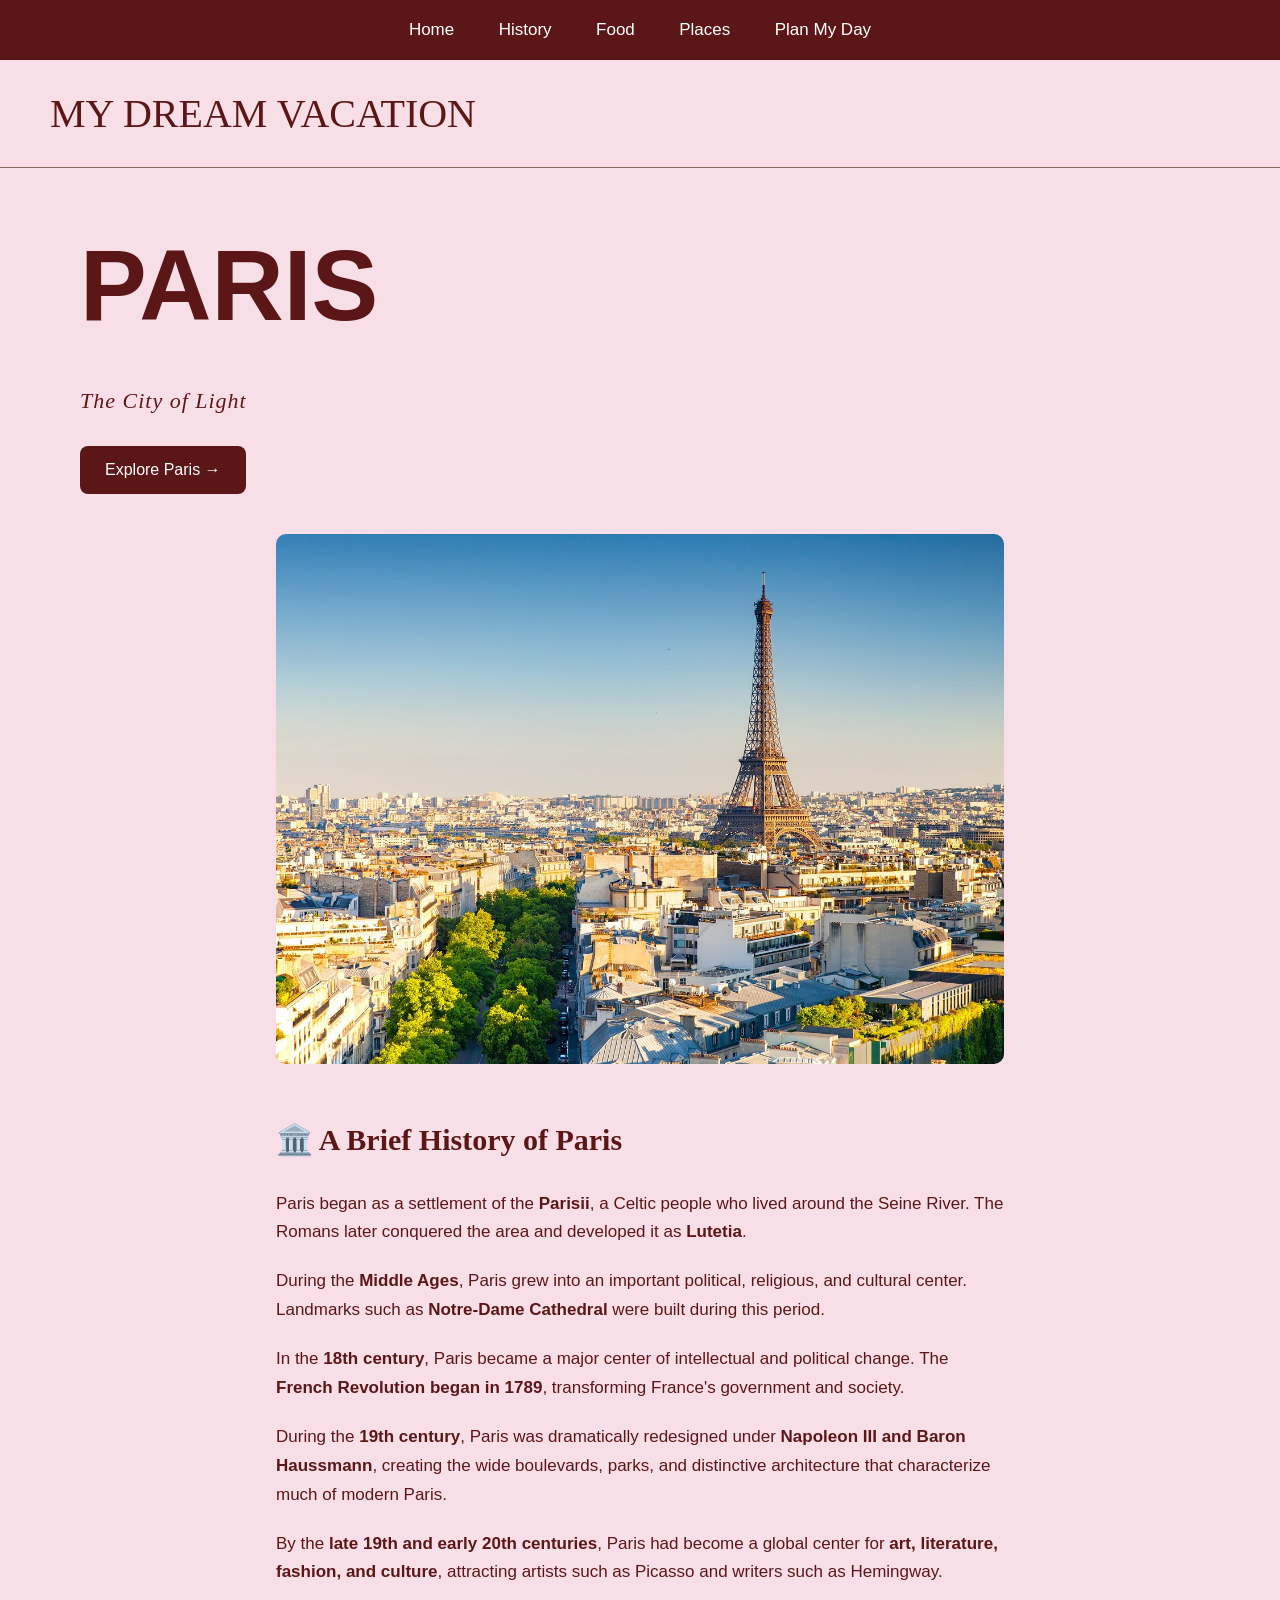
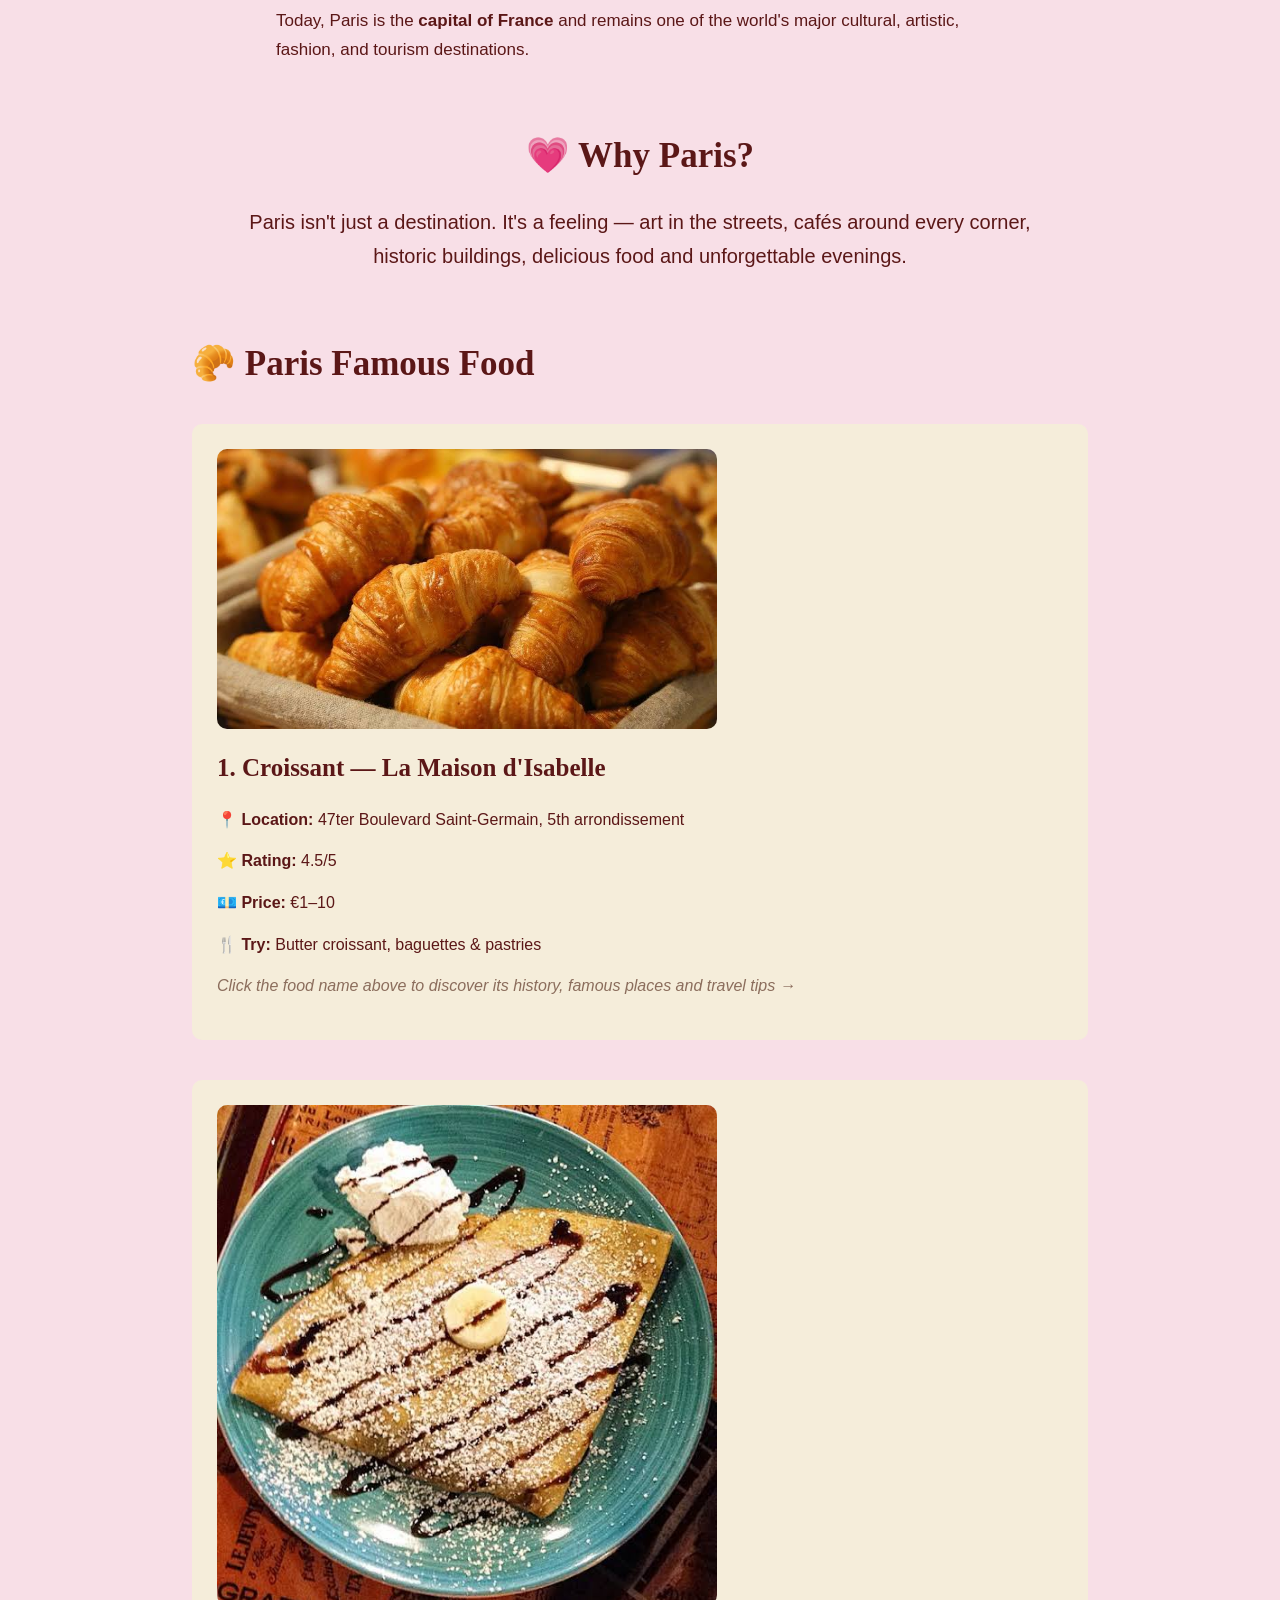
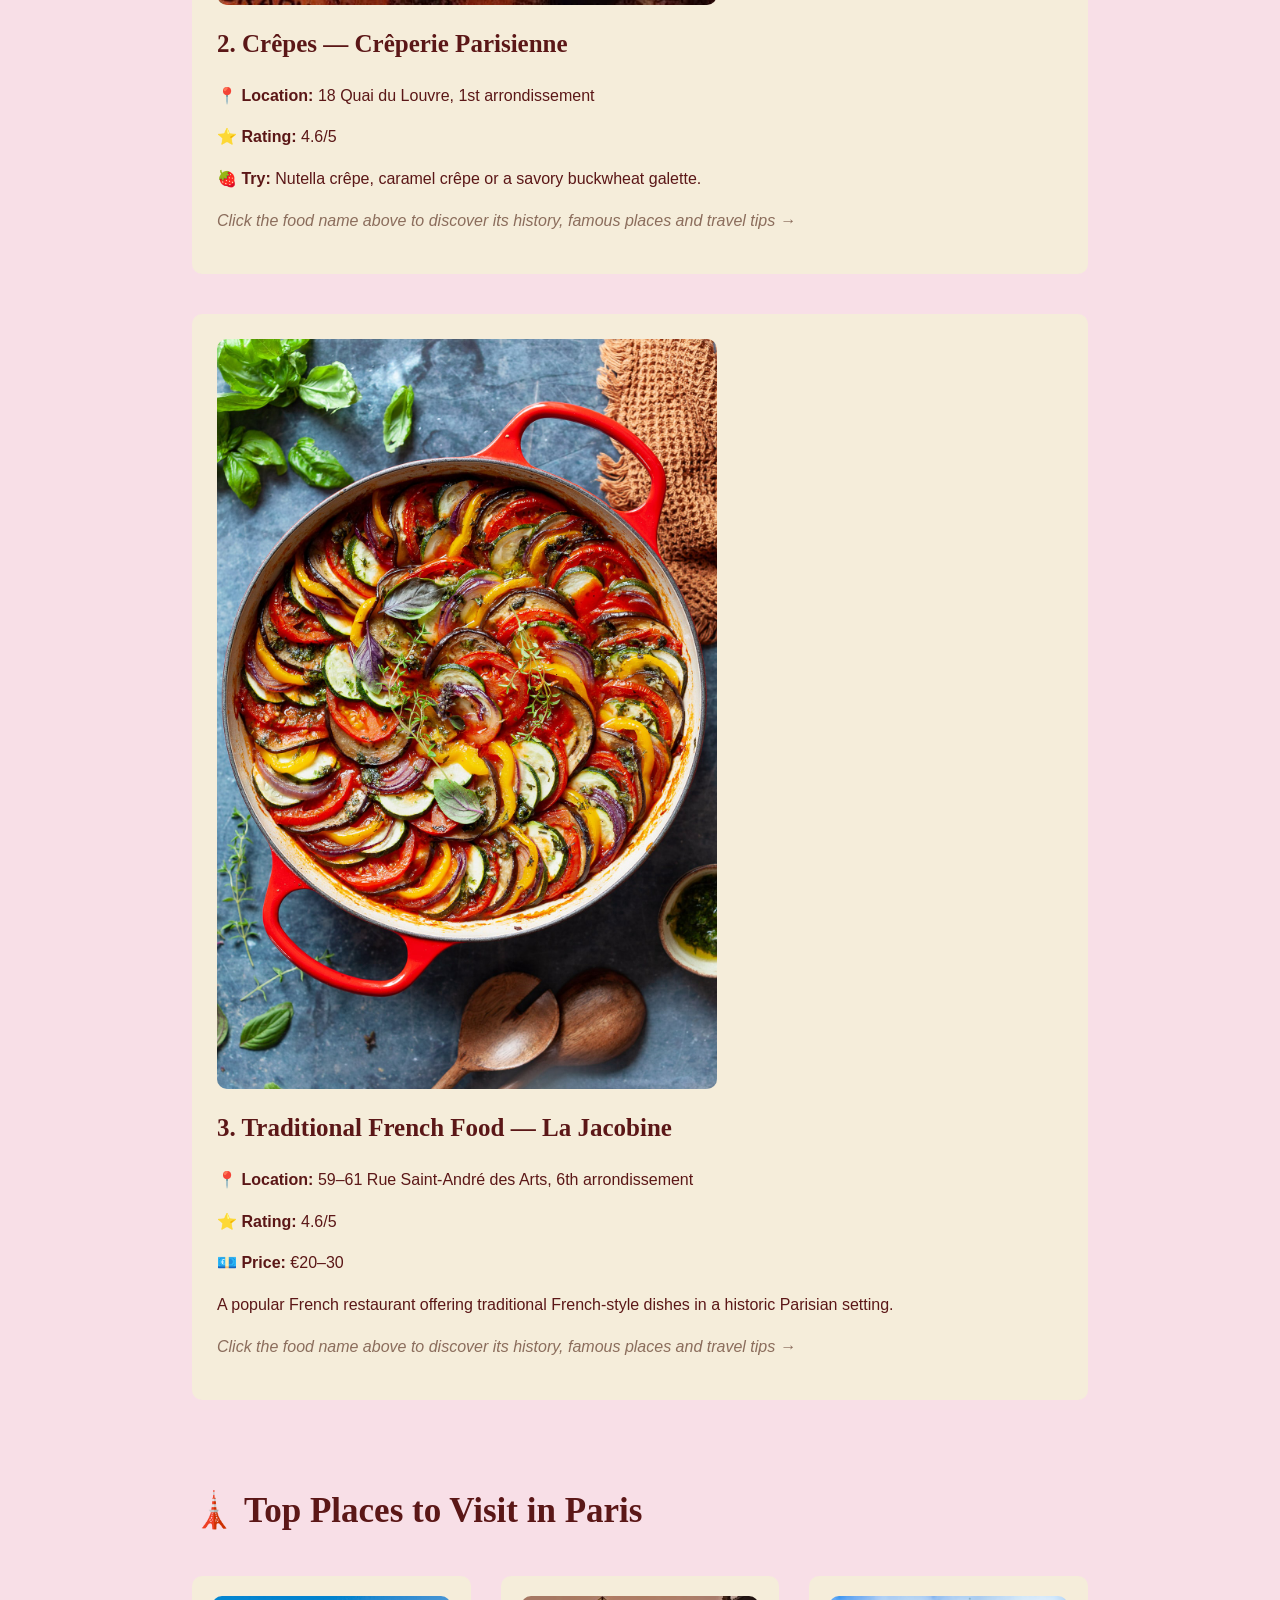
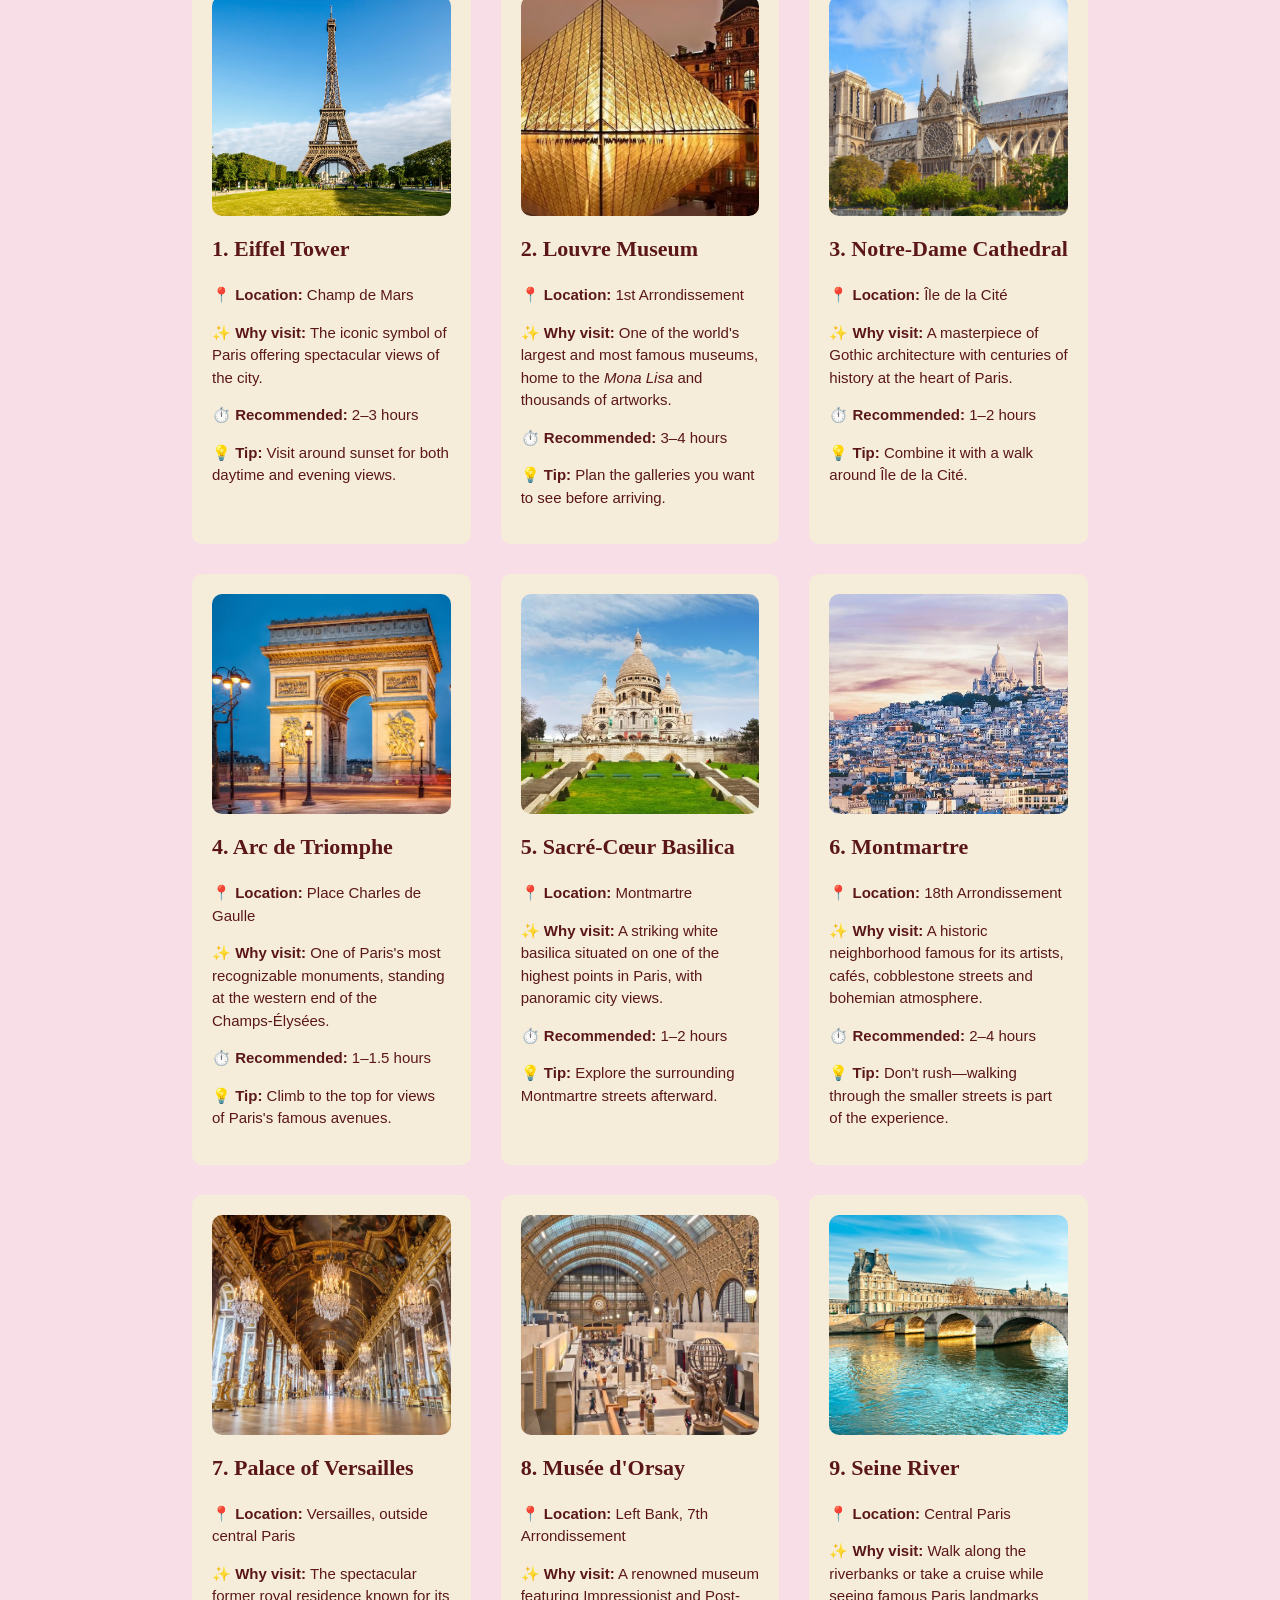
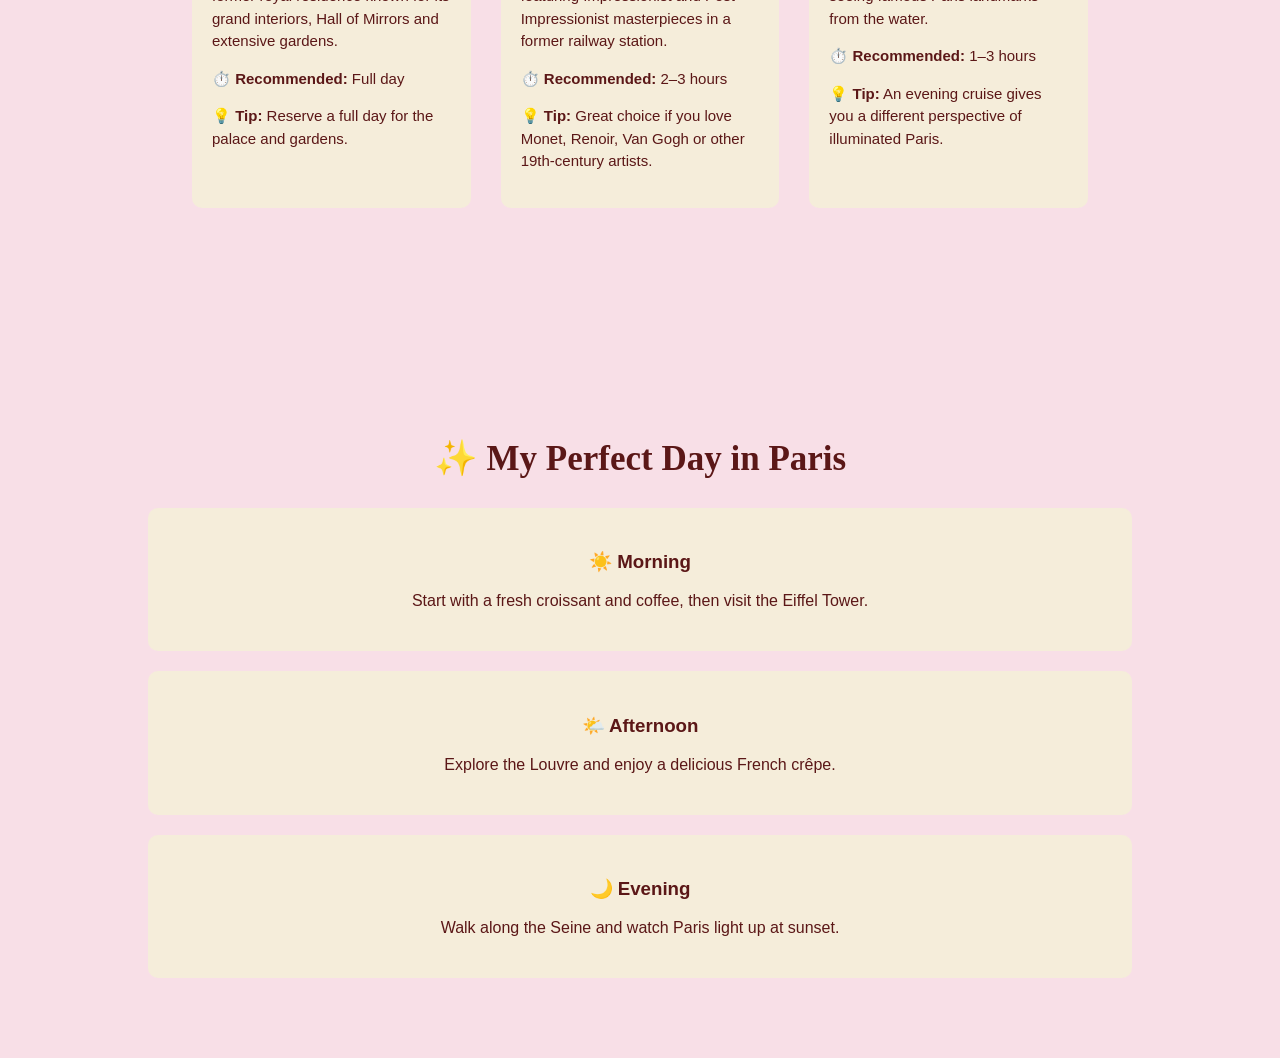
<file: index.html>
<!DOCTYPE html>
<html>
<head>
    <title>My Dream Vacation - Paris</title>
    <link rel="stylesheet" href="style.css">
</head>

<body>
    <nav>

        <a href="#home">Home</a>
        <a href="#history">History</a>
        <a href="#food">Food</a>
        <a href="#places">Places</a>
        <a href="#plan">Plan My Day</a>

    </nav>
    
    <div class="title">
        MY DREAM VACATION
    </div>

    <div class="paris" id="home">

        <div class="heading">

    <div>
        <h1>PARIS</h1>
        <p>The City of Light</p>
        <a href="#places" class="button">
    Explore Paris →
</a>
    </div>

</div>

        <img src="paris1.jpg" alt="Paris">

        <div class="history" id="history">

            <h2>🏛️ A Brief History of Paris</h2>

            <p>
                Paris began as a settlement of the <strong>Parisii</strong>,
                a Celtic people who lived around the Seine River. The Romans
                later conquered the area and developed it as <strong>Lutetia</strong>.
            </p>

            <p>
                During the <strong>Middle Ages</strong>, Paris grew into an
                important political, religious, and cultural center. Landmarks
                such as <strong>Notre-Dame Cathedral</strong> were built during
                this period.
            </p>

            <p>
                In the <strong>18th century</strong>, Paris became a major center
                of intellectual and political change. The
                <strong>French Revolution began in 1789</strong>, transforming
                France's government and society.
            </p>

            <p>
                During the <strong>19th century</strong>, Paris was dramatically
                redesigned under <strong>Napoleon III and Baron Haussmann</strong>,
                creating the wide boulevards, parks, and distinctive architecture
                that characterize much of modern Paris.
            </p>

            <p>
                By the <strong>late 19th and early 20th centuries</strong>, Paris
                had become a global center for <strong>art, literature, fashion,
                and culture</strong>, attracting artists such as Picasso and
                writers such as Hemingway.
            </p>

            <p>
                Today, Paris is the <strong>capital of France</strong> and remains
                one of the world's major cultural, artistic, fashion, and tourism
                destinations.
            </p>

        </div>

<div class="why-paris">

    <h2>💗 Why Paris?</h2>

    <p>
        Paris isn't just a destination.
        It's a feeling — art in the streets,
        cafés around every corner, historic buildings,
        delicious food and unforgettable evenings.
    </p>

</div>
        <!-- Famous Food -->

        <!-- Famous Food -->

<div class="food" id="food">

    <h2>🥐 Paris Famous Food</h2>

    <!-- Croissant -->
    <div class="food-card">

        <img src="croissant.jpeg" alt="Croissant">

        <h3>
            <a href="croissant.html" target="_blank">
                1. Croissant — La Maison d'Isabelle
            </a>
        </h3>

        <p>
            <strong>📍 Location:</strong> 47ter Boulevard Saint-Germain,
            5th arrondissement
        </p>

        <p>
            <strong>⭐ Rating:</strong> 4.5/5
        </p>

        <p>
            <strong>💶 Price:</strong> €1–10
        </p>

        <p>
            <strong>🍴 Try:</strong> Butter croissant, baguettes & pastries
        </p>

        <p class="food-link">
            Click the food name above to discover its history,
            famous places and travel tips →
        </p>

    </div>


    <!-- Crêpes -->
    <div class="food-card">

        <img src="crepes.jpeg" alt="French Crepes">

        <h3>
            <a href="crepes.html" target="_blank">
                2. Crêpes — Crêperie Parisienne
            </a>
        </h3>

        <p>
            <strong>📍 Location:</strong> 18 Quai du Louvre,
            1st arrondissement
        </p>

        <p>
            <strong>⭐ Rating:</strong> 4.6/5
        </p>

        <p>
            <strong>🍓 Try:</strong> Nutella crêpe, caramel crêpe
            or a savory buckwheat galette.
        </p>

        <p class="food-link">
            Click the food name above to discover its history,
            famous places and travel tips →
        </p>

    </div>


    <!-- Traditional French Food -->

    <div class="food-card">

        <img src="french-food.jpg" alt="Traditional French Food">

        <h3>
            <a href="french-food.html" target="_blank">
                3. Traditional French Food — La Jacobine
            </a>
        </h3>

        <p>
            <strong>📍 Location:</strong> 59–61 Rue Saint-André des Arts,
            6th arrondissement
        </p>

        <p>
            <strong>⭐ Rating:</strong> 4.6/5
        </p>

        <p>
            <strong>💶 Price:</strong> €20–30
        </p>

        <p>
            A popular French restaurant offering traditional
            French-style dishes in a historic Parisian setting.
        </p>

        <p class="food-link">
            Click the food name above to discover its history,
            famous places and travel tips →
        </p>

    </div>

</div>
                <!-- Top Places to Visit -->

        <div class="places" id="places">

            <h2>🗼 Top Places to Visit in Paris</h2>

            <div class="places-grid">


                <!-- Place 1 -->

                <div class="place-card">

                    <img src="eiffel.webp" alt="Eiffel Tower">

                    <h3>1. Eiffel Tower</h3>

                    <p><strong>📍 Location:</strong> Champ de Mars</p>

                    <p>
                        <strong>✨ Why visit:</strong>
                        The iconic symbol of Paris offering spectacular views
                        of the city.
                    </p>

                    <p><strong>⏱️ Recommended:</strong> 2–3 hours</p>

                    <p>
                        <strong>💡 Tip:</strong>
                        Visit around sunset for both daytime and evening views.
                    </p>

                </div>


                <!-- Place 2 -->

                <div class="place-card">

                    <img src="Louvre Museum.avif" alt="Louvre Museum">

                    <h3>2. Louvre Museum</h3>

                    <p><strong>📍 Location:</strong> 1st Arrondissement</p>

                    <p>
                        <strong>✨ Why visit:</strong>
                        One of the world's largest and most famous museums,
                        home to the <em>Mona Lisa</em> and thousands of artworks.
                    </p>

                    <p><strong>⏱️ Recommended:</strong> 3–4 hours</p>

                    <p>
                        <strong>💡 Tip:</strong>
                        Plan the galleries you want to see before arriving.
                    </p>

                </div>


                <!-- Place 3 -->

                <div class="place-card">

                    <img src="Notre-Dame Cathedral .webp" alt="Notre-Dame Cathedral">

                    <h3>3. Notre-Dame Cathedral</h3>

                    <p><strong>📍 Location:</strong> Île de la Cité</p>

                    <p>
                        <strong>✨ Why visit:</strong>
                        A masterpiece of Gothic architecture with centuries
                        of history at the heart of Paris.
                    </p>

                    <p><strong>⏱️ Recommended:</strong> 1–2 hours</p>

                    <p>
                        <strong>💡 Tip:</strong>
                        Combine it with a walk around Île de la Cité.
                    </p>

                </div>


                <!-- Place 4 -->

                <div class="place-card">

                    <img src="Arc de Triomphe .webp" alt="Arc de Triomphe">

                    <h3>4. Arc de Triomphe</h3>

                    <p><strong>📍 Location:</strong> Place Charles de Gaulle</p>

                    <p>
                        <strong>✨ Why visit:</strong>
                        One of Paris's most recognizable monuments, standing
                        at the western end of the Champs-Élysées.
                    </p>

                    <p><strong>⏱️ Recommended:</strong> 1–1.5 hours</p>

                    <p>
                        <strong>💡 Tip:</strong>
                        Climb to the top for views of Paris's famous avenues.
                    </p>

                </div>


                <!-- Place 5 -->

                <div class="place-card">

                    <img src="5th.avif" alt="Sacré-Cœur Basilica">

                    <h3>5. Sacré-Cœur Basilica</h3>

                    <p><strong>📍 Location:</strong> Montmartre</p>

                    <p>
                        <strong>✨ Why visit:</strong>
                        A striking white basilica situated on one of the
                        highest points in Paris, with panoramic city views.
                    </p>

                    <p><strong>⏱️ Recommended:</strong> 1–2 hours</p>

                    <p>
                        <strong>💡 Tip:</strong>
                        Explore the surrounding Montmartre streets afterward.
                    </p>

                </div>


                <!-- Place 6 -->

                <div class="place-card">

                    <img src="Montmartre.webp" alt="Montmartre">

                    <h3>6. Montmartre</h3>

                    <p><strong>📍 Location:</strong> 18th Arrondissement</p>

                    <p>
                        <strong>✨ Why visit:</strong>
                        A historic neighborhood famous for its artists,
                        cafés, cobblestone streets and bohemian atmosphere.
                    </p>

                    <p><strong>⏱️ Recommended:</strong> 2–4 hours</p>

                    <p>
                        <strong>💡 Tip:</strong>
                        Don't rush—walking through the smaller streets is
                        part of the experience.
                    </p>

                </div>


                <!-- Place 7 -->

                <div class="place-card">

                    <img src="Palace of Versailles.webp" alt="Palace of Versailles">

                    <h3>7. Palace of Versailles</h3>

                    <p>
                        <strong>📍 Location:</strong>
                        Versailles, outside central Paris
                    </p>

                    <p>
                        <strong>✨ Why visit:</strong>
                        The spectacular former royal residence known for its
                        grand interiors, Hall of Mirrors and extensive gardens.
                    </p>

                    <p><strong>⏱️ Recommended:</strong> Full day</p>

                    <p>
                        <strong>💡 Tip:</strong>
                        Reserve a full day for the palace and gardens.
                    </p>

                </div>


                <!-- Place 8 -->

                <div class="place-card">

                    <img src="Musée d'Orsay.jpeg" alt="Musée d'Orsay">

                    <h3>8. Musée d'Orsay</h3>

                    <p>
                        <strong>📍 Location:</strong>
                        Left Bank, 7th Arrondissement
                    </p>

                    <p>
                        <strong>✨ Why visit:</strong>
                        A renowned museum featuring Impressionist and
                        Post-Impressionist masterpieces in a former railway station.
                    </p>

                    <p><strong>⏱️ Recommended:</strong> 2–3 hours</p>

                    <p>
                        <strong>💡 Tip:</strong>
                        Great choice if you love Monet, Renoir, Van Gogh
                        or other 19th-century artists.
                    </p>

                </div>


                <!-- Place 9 -->

                <div class="place-card">

                    <img src="Seine River.jpg" alt="Seine River">

                    <h3>9. Seine River</h3>

                    <p><strong>📍 Location:</strong> Central Paris</p>

                    <p>
                        <strong>✨ Why visit:</strong>
                        Walk along the riverbanks or take a cruise while
                        seeing famous Paris landmarks from the water.
                    </p>

                    <p><strong>⏱️ Recommended:</strong> 1–3 hours</p>

                    <p>
                        <strong>💡 Tip:</strong>
                        An evening cruise gives you a different perspective
                        of illuminated Paris.
                    </p>

                </div>

            </div>

        </div>
    </div>
    <div class="plan" id="plan">

    <h2>✨ My Perfect Day in Paris</h2>

    <div class="plan-card">

        <h3>☀️ Morning</h3>

        <p>
            Start with a fresh croissant and coffee,
            then visit the Eiffel Tower.
        </p>

    </div>

    <div class="plan-card">

        <h3>🌤️ Afternoon</h3>

        <p>
            Explore the Louvre and enjoy a delicious
            French crêpe.
        </p>

    </div>

    <div class="plan-card">

        <h3>🌙 Evening</h3>

        <p>
            Walk along the Seine and watch Paris
            light up at sunset.
        </p>

    </div>

</div>

</body>
</html>
</file>
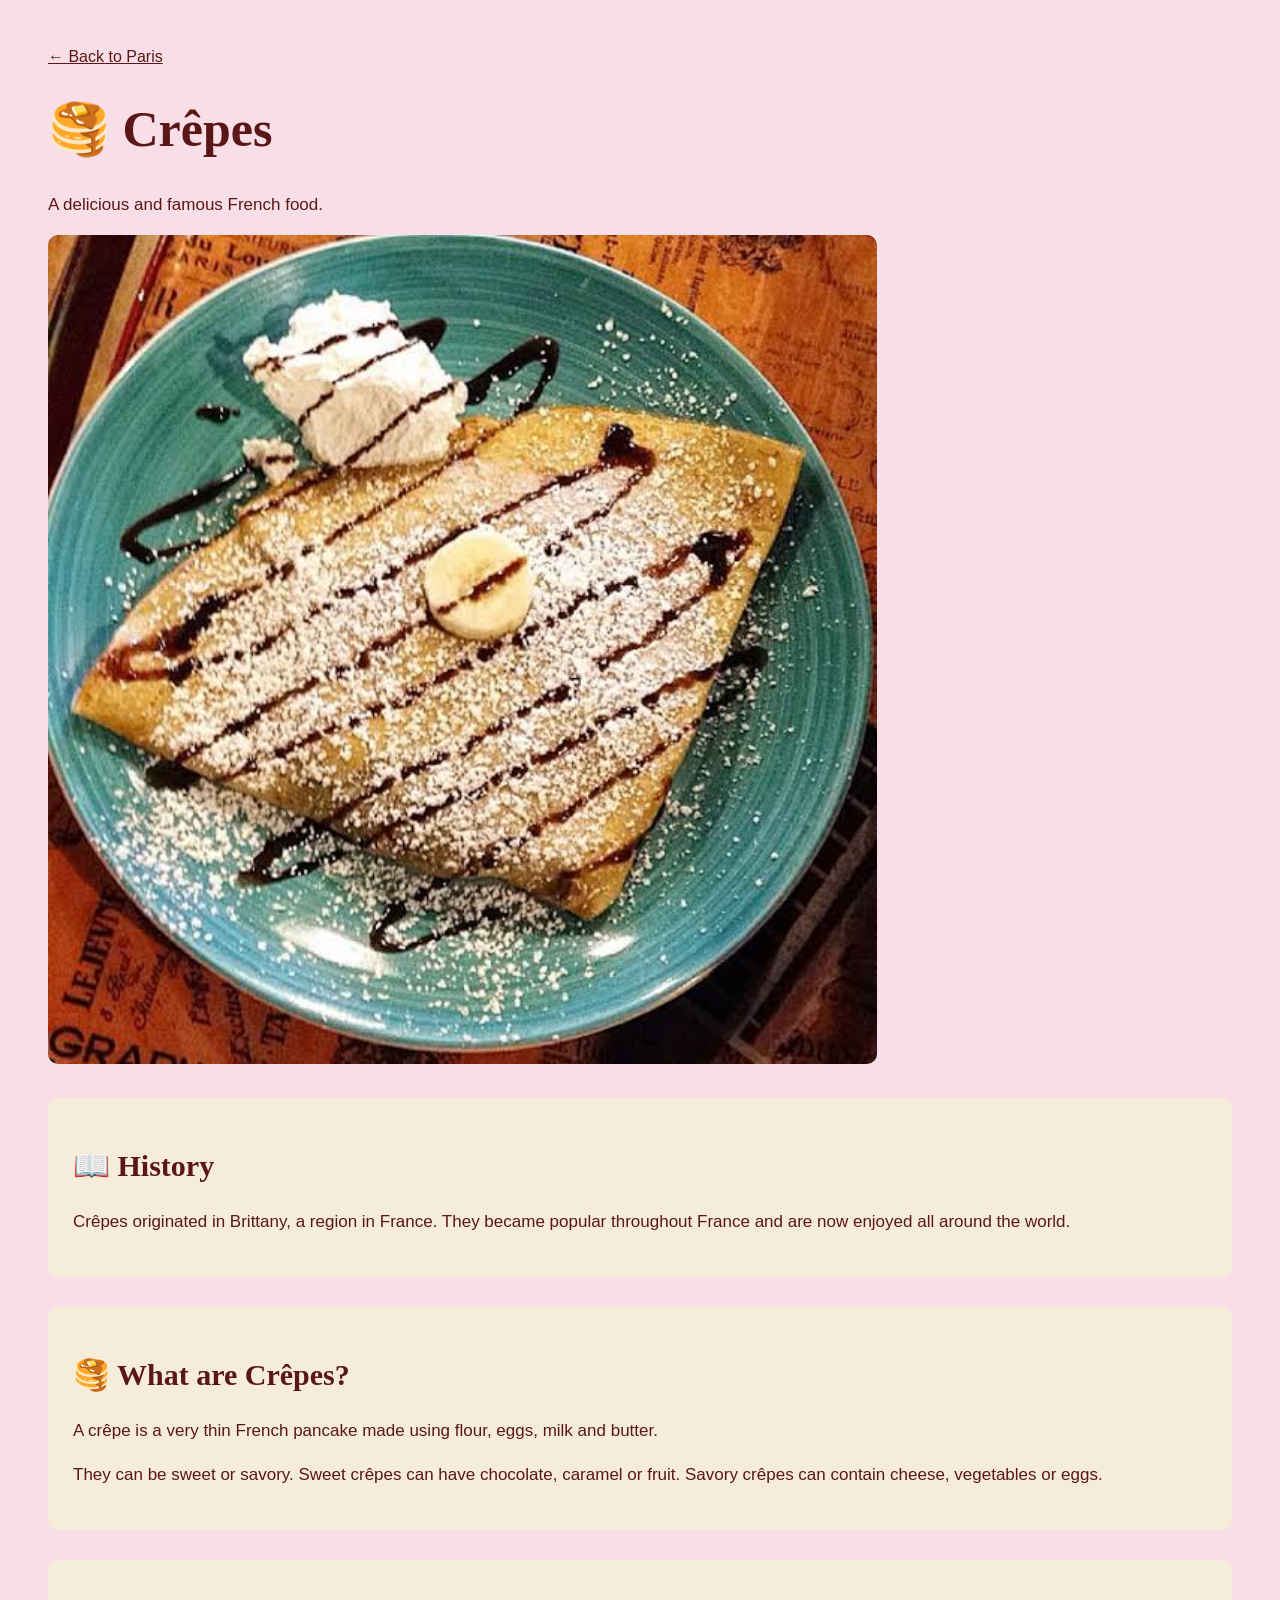
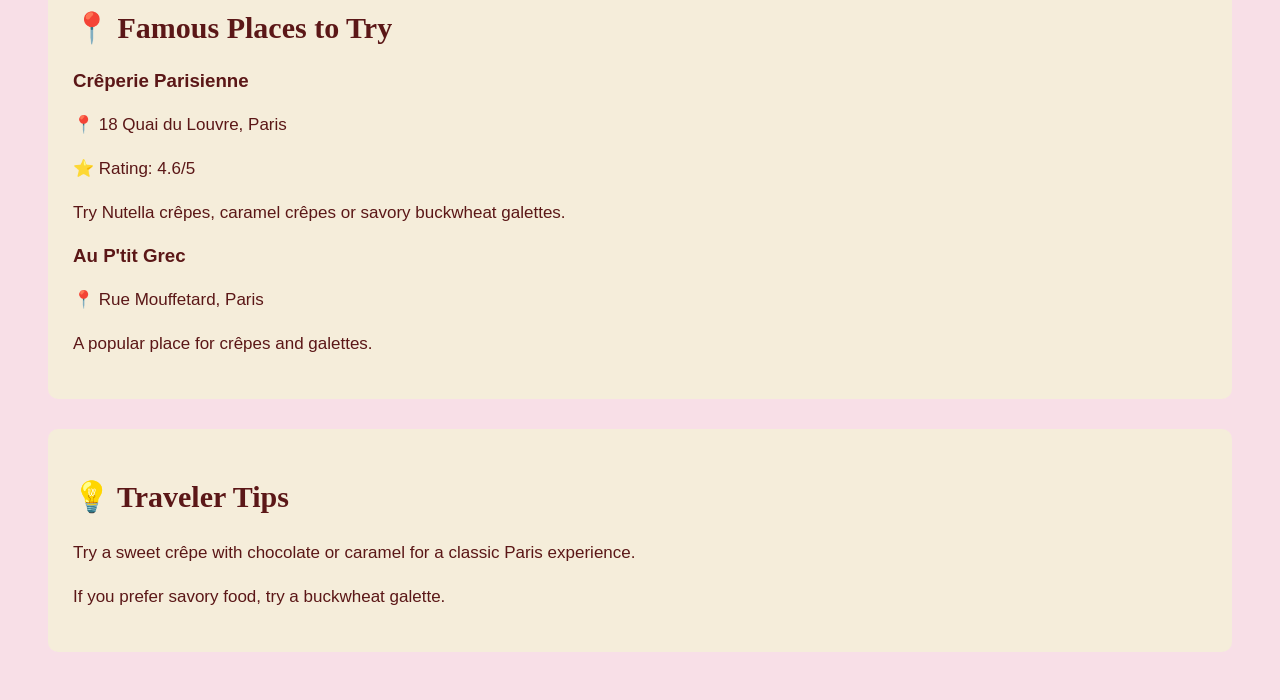
<file: crepes.html>
<!DOCTYPE html>
<html>

<head>
    <title>Crêpes - Paris Food</title>

    <style>

        body {
            background-color: #f8dfe7;
            color: #5b1717;
            font-family: Arial;
            padding: 40px;
        }

        h1 {
            font-family: Georgia;
            font-size: 50px;
        }

        h2 {
            font-family: Georgia;
            font-size: 30px;
        }

        img {
            width: 70%;
            border-radius: 10px;
        }

        .box {
            background-color: #f5edda;
            padding: 25px;
            margin-top: 30px;
            border-radius: 10px;
        }

        p {
            font-size: 17px;
            line-height: 1.6;
        }

        a {
            color: #5b1717;
        }

    </style>
</head>


<body>

    <!-- Back to the main page -->

    <a href="index.html">← Back to Paris</a>


    <h1>🥞 Crêpes</h1>

    <p>
        A delicious and famous French food.
    </p>


    <!-- Image -->

    <img src="crepes.jpeg" alt="French Crêpes">


    <!-- History -->

    <div class="box">

        <h2>📖 History</h2>

        <p>
            Crêpes originated in Brittany, a region in France.
            They became popular throughout France and are now
            enjoyed all around the world.
        </p>

    </div>


    <!-- What are crepes -->

    <div class="box">

        <h2>🥞 What are Crêpes?</h2>

        <p>
            A crêpe is a very thin French pancake made using
            flour, eggs, milk and butter.
        </p>

        <p>
            They can be sweet or savory.
            Sweet crêpes can have chocolate, caramel or fruit.
            Savory crêpes can contain cheese, vegetables or eggs.
        </p>

    </div>


    <!-- Famous places -->

    <div class="box">

        <h2>📍 Famous Places to Try</h2>


        <h3>Crêperie Parisienne</h3>

        <p>
            📍 18 Quai du Louvre, Paris
        </p>

        <p>
            ⭐ Rating: 4.6/5
        </p>

        <p>
            Try Nutella crêpes, caramel crêpes
            or savory buckwheat galettes.
        </p>


        <h3>Au P'tit Grec</h3>

        <p>
            📍 Rue Mouffetard, Paris
        </p>

        <p>
            A popular place for crêpes and galettes.
        </p>

    </div>


    <!-- Traveler tips -->

    <div class="box">

        <h2>💡 Traveler Tips</h2>

        <p>
            Try a sweet crêpe with chocolate or caramel
            for a classic Paris experience.
        </p>

        <p>
            If you prefer savory food, try a buckwheat galette.
        </p>

    </div>


</body>

</html>
</file>
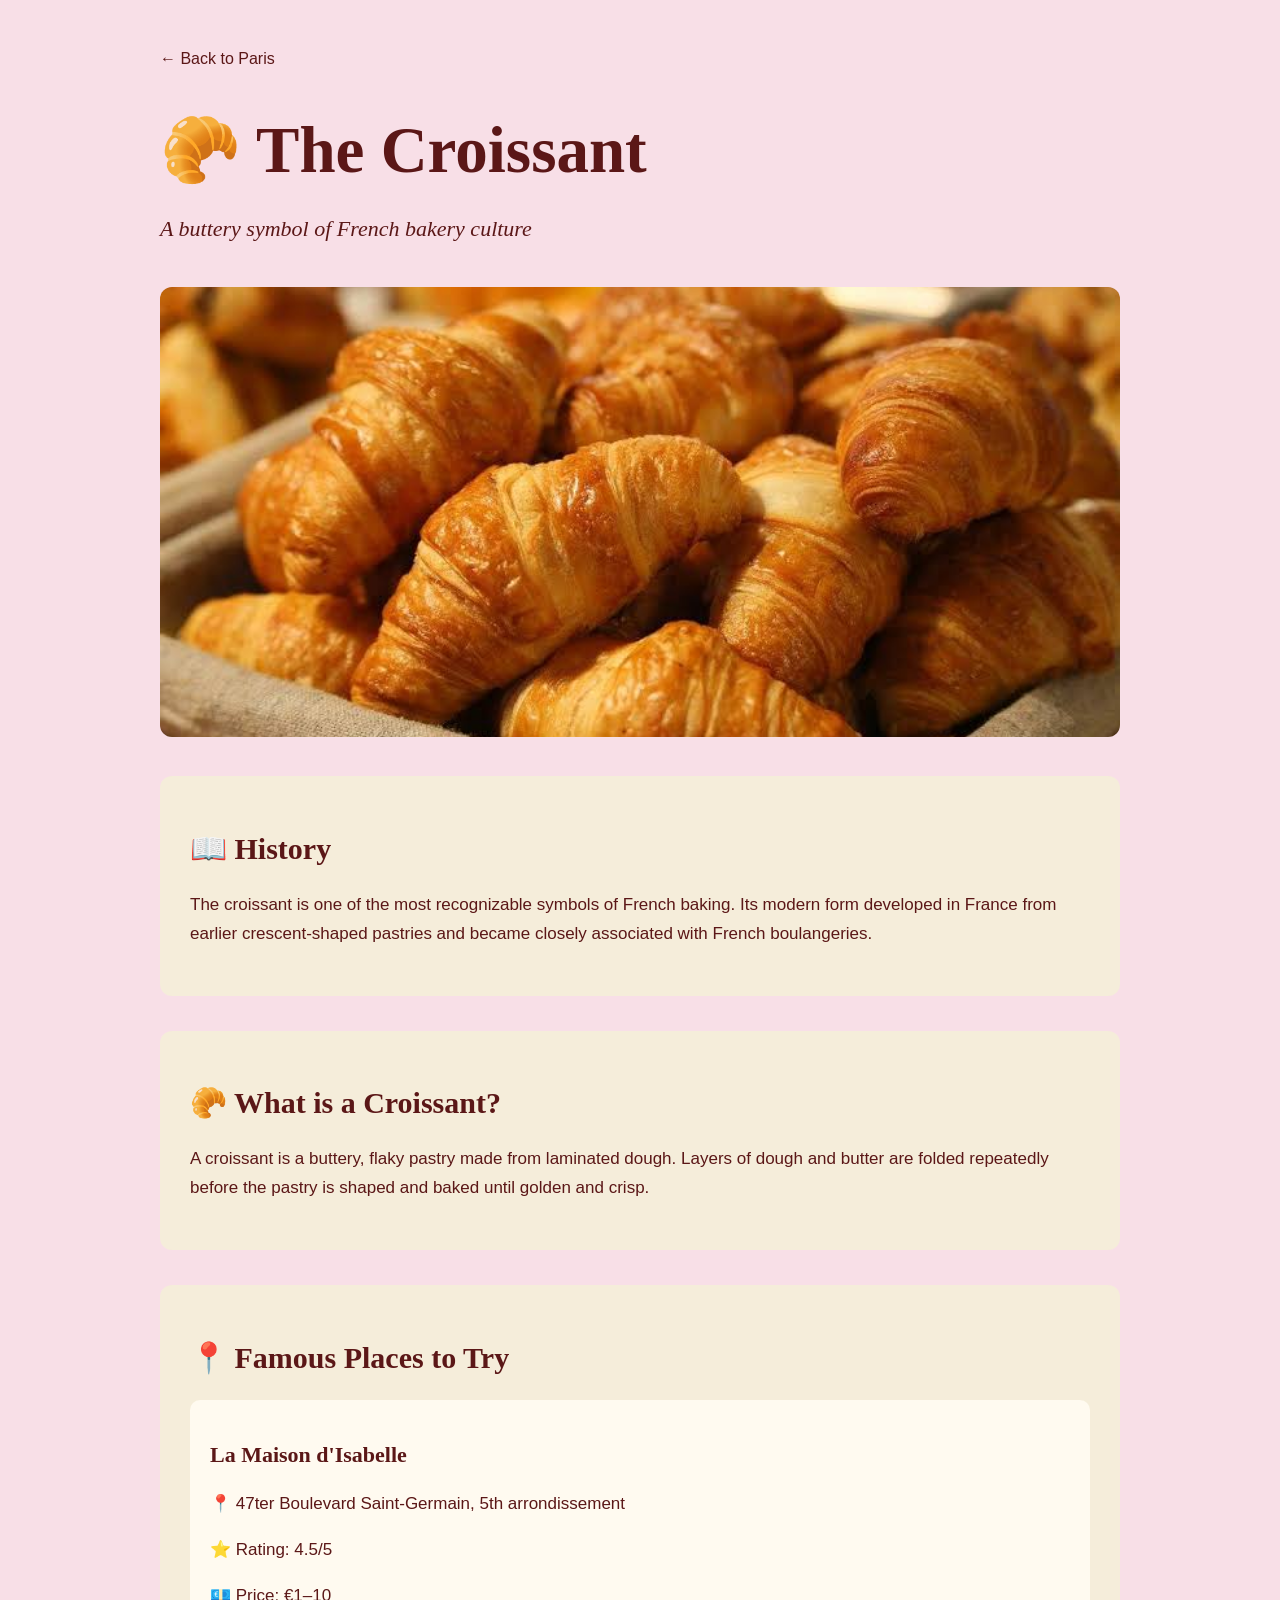
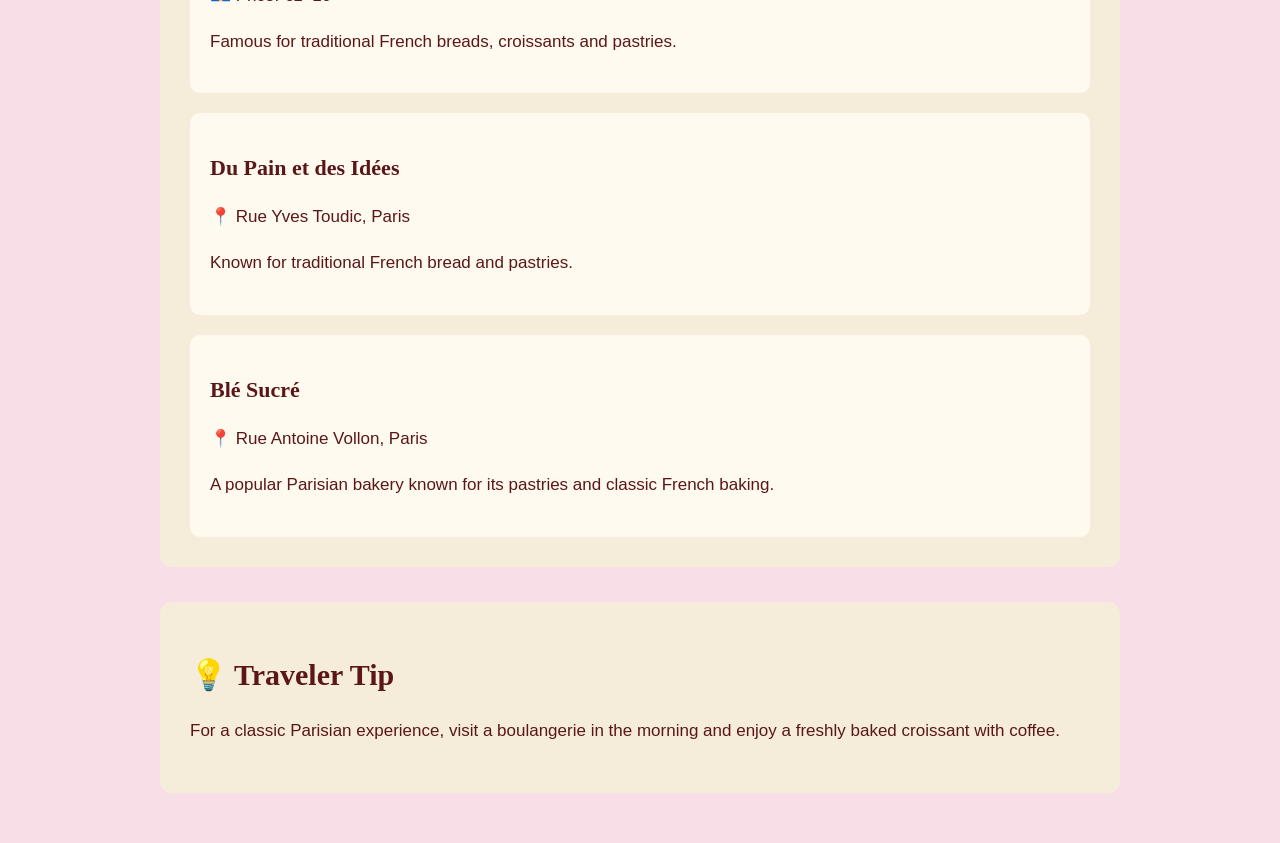
<file: croissant.html>
<!DOCTYPE html>
<html lang="en">

<head>

    <meta charset="UTF-8">

    <meta name="viewport"
          content="width=device-width, initial-scale=1.0">

    <title>Croissant | Paris Food Guide</title>

    <style>

        body {
            margin: 0;
            background-color: #f8dfe7;
            color: #5b1717;
            font-family: Arial, sans-serif;
        }

        .page {
            width: 75%;
            margin: 0 auto;
            padding: 50px 0;
        }

        .back {
            color: #5b1717;
            text-decoration: none;
            font-size: 16px;
        }

        .back:hover {
            text-decoration: underline;
        }

        h1 {
            font-family: Georgia, serif;
            font-size: 65px;
            margin-bottom: 10px;
        }

        .subtitle {
            font-family: "Times New Roman", serif;
            font-size: 22px;
            font-style: italic;
            margin-bottom: 40px;
        }

        .hero-image {
            width: 100%;
            max-height: 450px;
            object-fit: cover;
            border-radius: 12px;
        }

        .section {
            background-color: #f5edda;
            padding: 30px;
            margin-top: 35px;
            border-radius: 12px;
        }

        h2 {
            font-family: Georgia, serif;
            font-size: 30px;
        }

        p {
            font-size: 17px;
            line-height: 1.7;
        }

        .shop {
            background-color: #fffaf0;
            padding: 20px;
            margin-top: 20px;
            border-radius: 10px;
        }

        .shop h3 {
            font-family: Georgia, serif;
            font-size: 22px;
        }

    </style>

</head>


<body>

<div class="page">

    <a href="index.html" class="back">
        ← Back to Paris
    </a>

    <h1>🥐 The Croissant</h1>

    <p class="subtitle">
        A buttery symbol of French bakery culture
    </p>

    <img
        src="croissant.jpeg"
        alt="French Croissant"
        class="hero-image"
    >


    <div class="section">

        <h2>📖 History</h2>

        <p>
            The croissant is one of the most recognizable
            symbols of French baking. Its modern form developed
            in France from earlier crescent-shaped pastries and
            became closely associated with French boulangeries.
        </p>

    </div>


    <div class="section">

        <h2>🥐 What is a Croissant?</h2>

        <p>
            A croissant is a buttery, flaky pastry made from
            laminated dough. Layers of dough and butter are
            folded repeatedly before the pastry is shaped and
            baked until golden and crisp.
        </p>

    </div>


    <div class="section">

        <h2>📍 Famous Places to Try</h2>


        <div class="shop">

            <h3>La Maison d'Isabelle</h3>

            <p>
                📍 47ter Boulevard Saint-Germain,
                5th arrondissement
            </p>

            <p>
                ⭐ Rating: 4.5/5
            </p>

            <p>
                💶 Price: €1–10
            </p>

            <p>
                Famous for traditional French breads,
                croissants and pastries.
            </p>

        </div>


        <div class="shop">

            <h3>Du Pain et des Idées</h3>

            <p>
                📍 Rue Yves Toudic, Paris
            </p>

            <p>
                Known for traditional French bread
                and pastries.
            </p>

        </div>


        <div class="shop">

            <h3>Blé Sucré</h3>

            <p>
                📍 Rue Antoine Vollon, Paris
            </p>

            <p>
                A popular Parisian bakery known for
                its pastries and classic French baking.
            </p>

        </div>

    </div>


    <div class="section">

        <h2>💡 Traveler Tip</h2>

        <p>
            For a classic Parisian experience, visit a
            boulangerie in the morning and enjoy a freshly
            baked croissant with coffee.
        </p>

    </div>

</div>

</body>

</html>
</file>
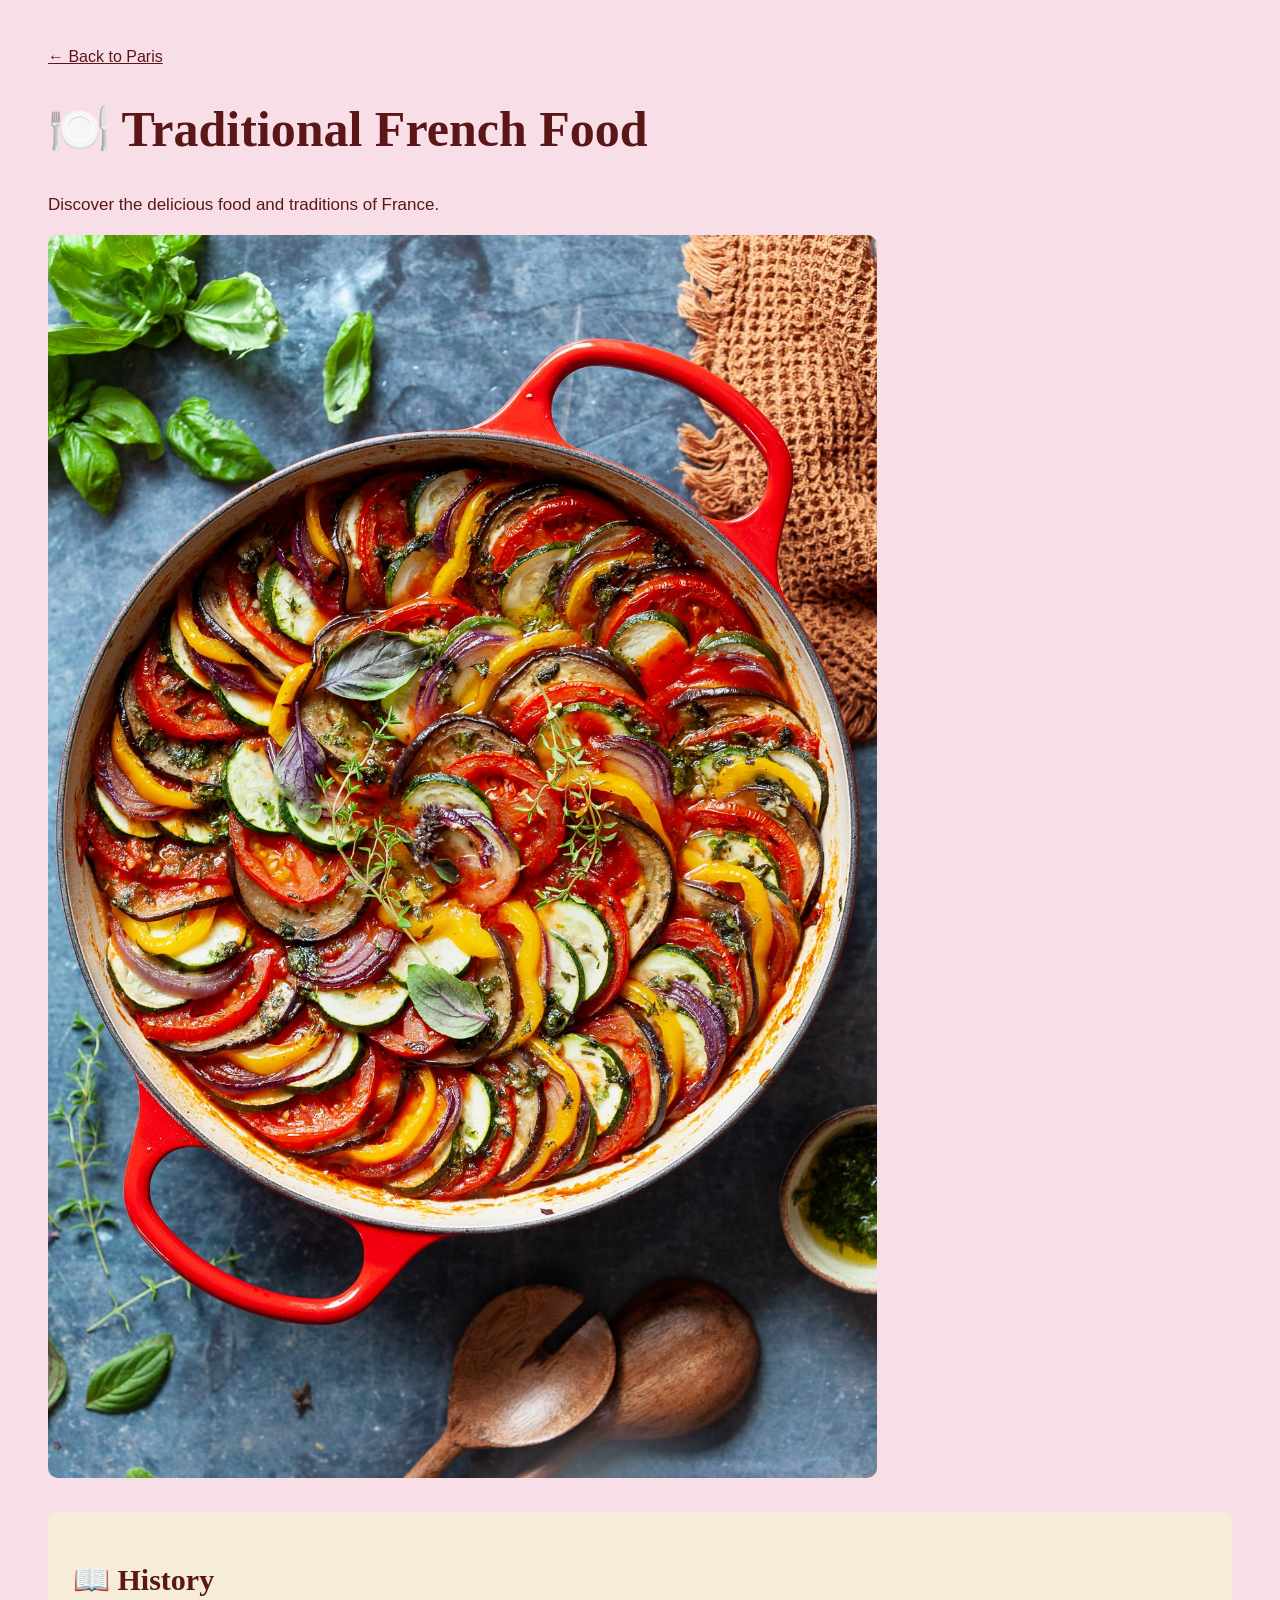
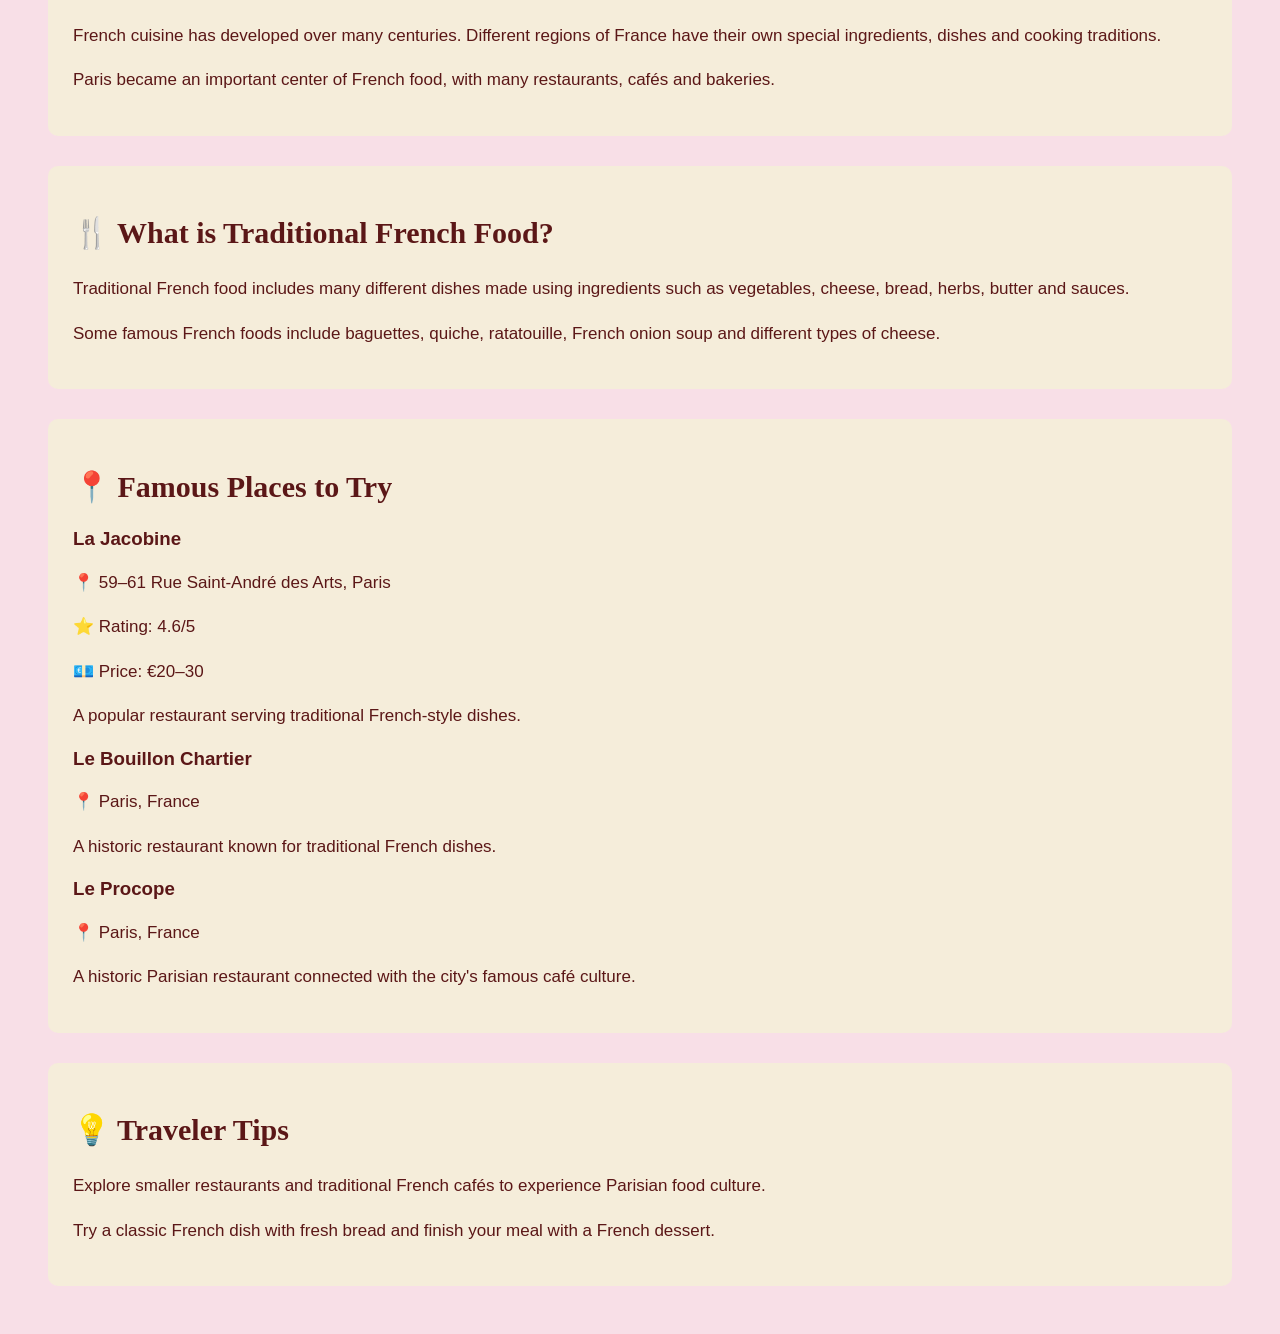
<file: french-food.html>
<!DOCTYPE html>
<html>

<head>

    <title>French Food - Paris Food</title>

    <style>

        body {
            background-color: #f8dfe7;
            color: #5b1717;
            font-family: Arial;
            padding: 40px;
        }

        h1 {
            font-family: Georgia;
            font-size: 50px;
        }

        h2 {
            font-family: Georgia;
            font-size: 30px;
        }

        img {
            width: 70%;
            border-radius: 10px;
        }

        .box {
            background-color: #f5edda;
            padding: 25px;
            margin-top: 30px;
            border-radius: 10px;
        }

        p {
            font-size: 17px;
            line-height: 1.6;
        }

        a {
            color: #5b1717;
        }

    </style>

</head>


<body>


    <!-- Back to main page -->

    <a href="index.html">← Back to Paris</a>


    <h1>🍽️ Traditional French Food</h1>

    <p>
        Discover the delicious food and traditions of France.
    </p>


    <!-- Image -->

    <img src="french-food.jpg" alt="Traditional French Food">


    <!-- History -->

    <div class="box">

        <h2>📖 History</h2>

        <p>
            French cuisine has developed over many centuries.
            Different regions of France have their own special
            ingredients, dishes and cooking traditions.
        </p>

        <p>
            Paris became an important center of French food,
            with many restaurants, cafés and bakeries.
        </p>

    </div>


    <!-- What is French food -->

    <div class="box">

        <h2>🍴 What is Traditional French Food?</h2>

        <p>
            Traditional French food includes many different
            dishes made using ingredients such as vegetables,
            cheese, bread, herbs, butter and sauces.
        </p>

        <p>
            Some famous French foods include baguettes,
            quiche, ratatouille, French onion soup and
            different types of cheese.
        </p>

    </div>


    <!-- Famous restaurants -->

    <div class="box">

        <h2>📍 Famous Places to Try</h2>


        <h3>La Jacobine</h3>

        <p>
            📍 59–61 Rue Saint-André des Arts, Paris
        </p>

        <p>
            ⭐ Rating: 4.6/5
        </p>

        <p>
            💶 Price: €20–30
        </p>

        <p>
            A popular restaurant serving traditional
            French-style dishes.
        </p>


        <h3>Le Bouillon Chartier</h3>

        <p>
            📍 Paris, France
        </p>

        <p>
            A historic restaurant known for traditional
            French dishes.
        </p>


        <h3>Le Procope</h3>

        <p>
            📍 Paris, France
        </p>

        <p>
            A historic Parisian restaurant connected with
            the city's famous café culture.
        </p>

    </div>


    <!-- Traveler tips -->

    <div class="box">

        <h2>💡 Traveler Tips</h2>

        <p>
            Explore smaller restaurants and traditional
            French cafés to experience Parisian food culture.
        </p>

        <p>
            Try a classic French dish with fresh bread
            and finish your meal with a French dessert.
        </p>

    </div>


</body>

</html>
</file>
<file: style.css>
body {
    margin: 0;
    background-color: #f8dfe7;
    color: #5b1717;
    font-family: Arial, sans-serif;
}

.title {
    font-family: Georgia, serif;
    font-size: 40px;
    padding: 30px 50px;
    border-bottom: 1px solid #8b6d5c;
}

.paris {
    padding: 60px 80px;
}

.heading {
    display: flex;
    align-items: center;
    gap: 30px;
    margin-bottom: 40px;
}

h1 {
    font-size: 100px;
    margin: 0;
}

.heading p {
    font-family: "Times New Roman", serif;
    font-size: 22px;
    font-style: italic;
    margin-top: 45px;
    letter-spacing: 1px;
}

img {
    width: 65%;
    display: block;
    margin: auto;
    border-radius: 10px;
}

.history {
    width: 65%;
    margin: 50px auto;
    font-size: 17px;
    line-height: 1.7;
}

.history h2 {
    font-family: Georgia, serif;
    font-size: 30px;
    margin-bottom: 25px;
}

.history p {
    margin-bottom: 20px;
}


/* Food section */

.food {
    width: 80%;
    margin: 70px auto;
}

.food h2 {
    font-family: Georgia, serif;
    font-size: 35px;
    margin-bottom: 40px;
}

.food-card {
    background-color: #f5edda;
    padding: 25px;
    margin-bottom: 40px;
    border-radius: 10px;
}

.food-card img {
    width: 100%;
    max-width: 500px;
    margin: 0;
}

.food-card h3 {
    font-family: Georgia, serif;
    font-size: 25px;
}

.food-card p {
    font-size: 16px;
    line-height: 1.6;
}

/* Top Places to Visit */

.places {
    width: 80%;
    margin: 90px auto;
}

.places h2 {
    font-family: Georgia, serif;
    font-size: 35px;
    margin-bottom: 45px;
}

.places-grid {
    display: grid;
    grid-template-columns: repeat(3, 1fr);
    gap: 30px;
}

.place-card {
    background-color: #f5edda;
    padding: 20px;
    border-radius: 10px;
}

.place-card img {
    width: 100%;
    height: 220px;
    object-fit: cover;
    margin: 0;
}

.place-card h3 {
    font-family: Georgia, serif;
    font-size: 22px;
    margin-top: 20px;
}

.place-card p {
    font-size: 15px;
    line-height: 1.5;
}
/* Clickable Food Names */

.food-card h3 a {
    color: #5b1717;
    text-decoration: none;
    transition: 0.3s ease;
}

.food-card h3 a:hover {
    color: #8b6d5c;
    text-decoration: underline;
}

.food-link {
    color: #8b6d5c;
    font-style: italic;
    font-size: 14px;
}

.box {
    background-color: #f5edda;
    padding: 25px;
    margin-top: 30px;
}

/* NAVBAR */

nav {
    background-color: #5b1717;
    padding: 20px;
    text-align: center;
}

nav a {
    color: white;
    text-decoration: none;
    margin: 20px;
    font-size: 17px;
}

nav a:hover {
    text-decoration: underline;
}


/* EXPLORE BUTTON */

.button {
    display: inline-block;
    background-color: #5b1717;
    color: white;
    padding: 15px 25px;
    text-decoration: none;
    border-radius: 8px;
    margin-top: 10px;
}

.button:hover {
    background-color: #8b6d5c;
}


/* WHY PARIS */

.why-paris {
    width: 70%;
    margin: 70px auto;
    text-align: center;
}

.why-paris h2 {
    font-family: Georgia, serif;
    font-size: 35px;
}

.why-paris p {
    font-size: 20px;
    line-height: 1.7;
}


/* PLAN MY DAY */

.plan {
    width: 80%;
    margin: 80px auto;
    text-align: center;
}

.plan h2 {
    font-family: Georgia, serif;
    font-size: 35px;
}

.plan-card {
    background-color: #f5edda;
    padding: 25px;
    margin: 20px;
    border-radius: 10px;
}

.plan-card:hover {
    transform: translateY(-5px);
}


/* FOOD CARD HOVER */

.food-card {
    transition: 0.3s;
}

.food-card:hover {
    transform: translateY(-8px);
}


/* PLACE CARD HOVER */

.place-card {
    transition: 0.3s;
}

.place-card:hover {
    transform: translateY(-8px);
}
</file>
